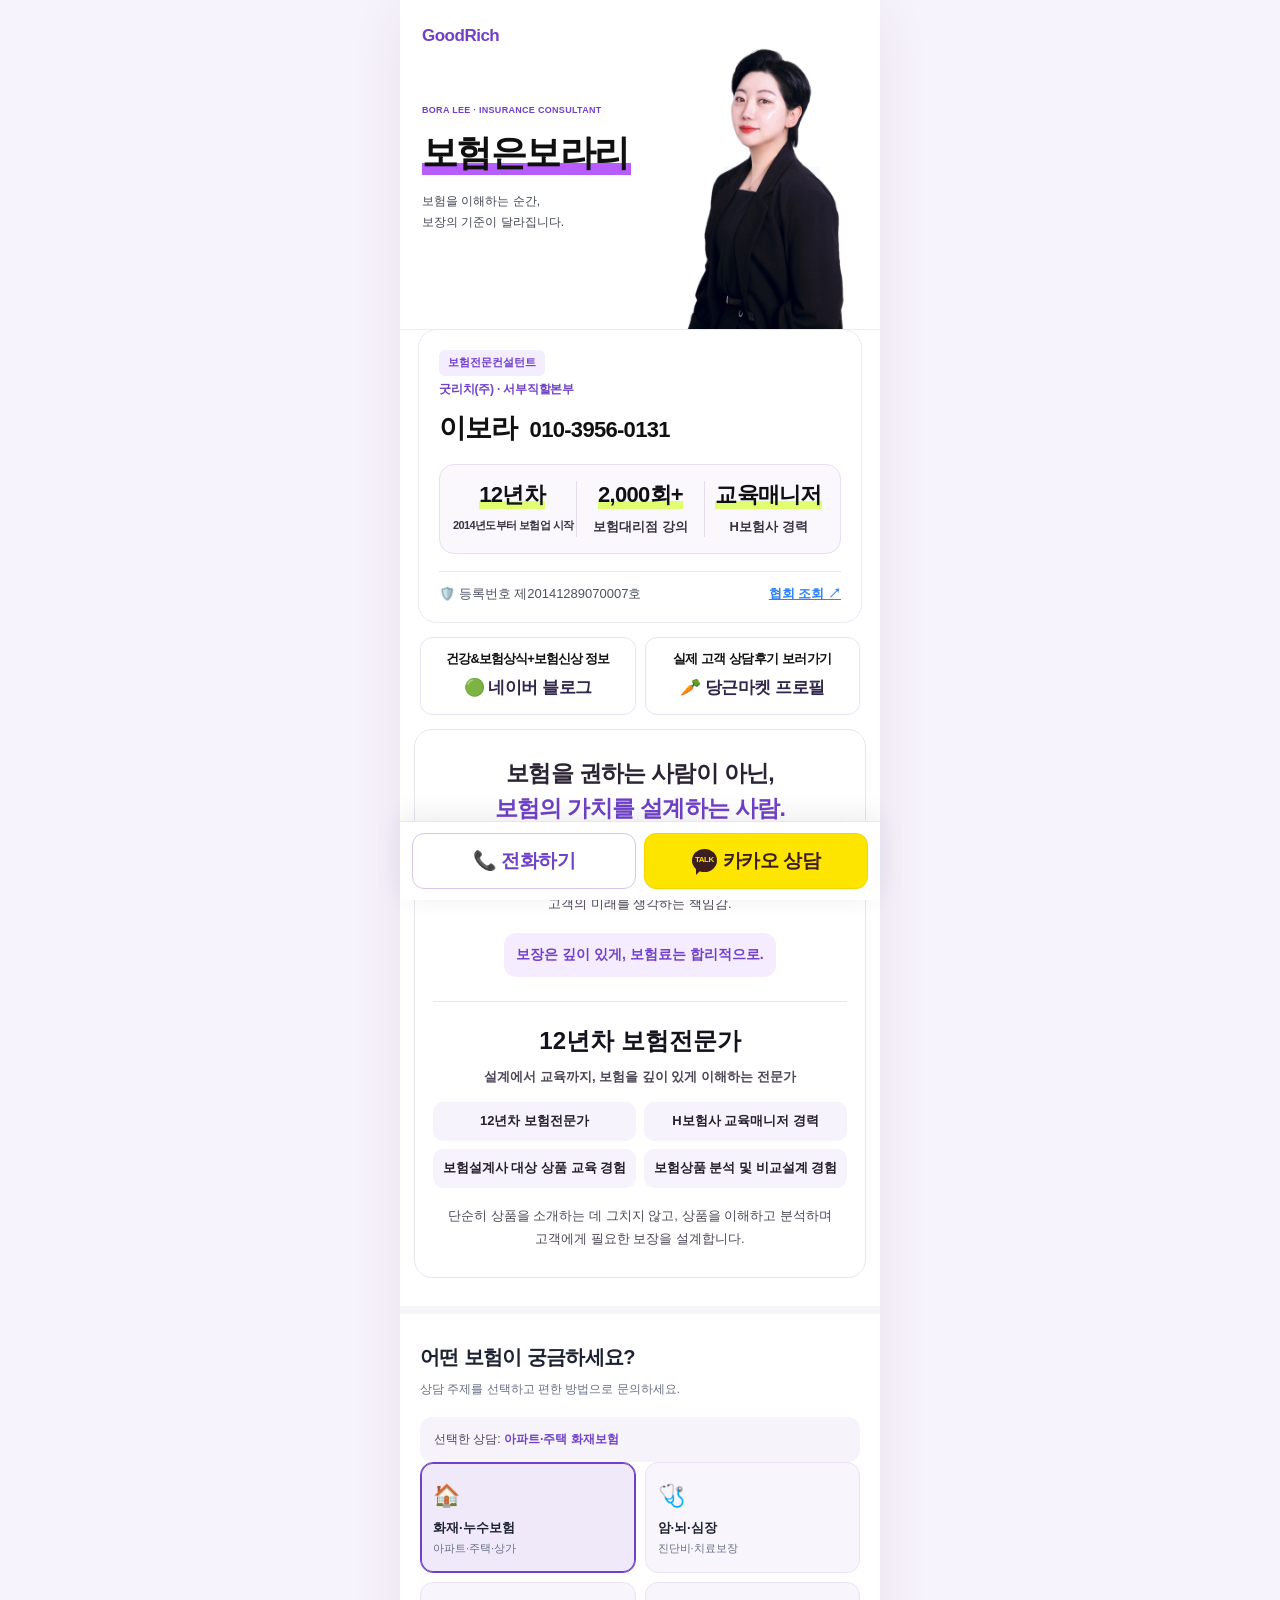
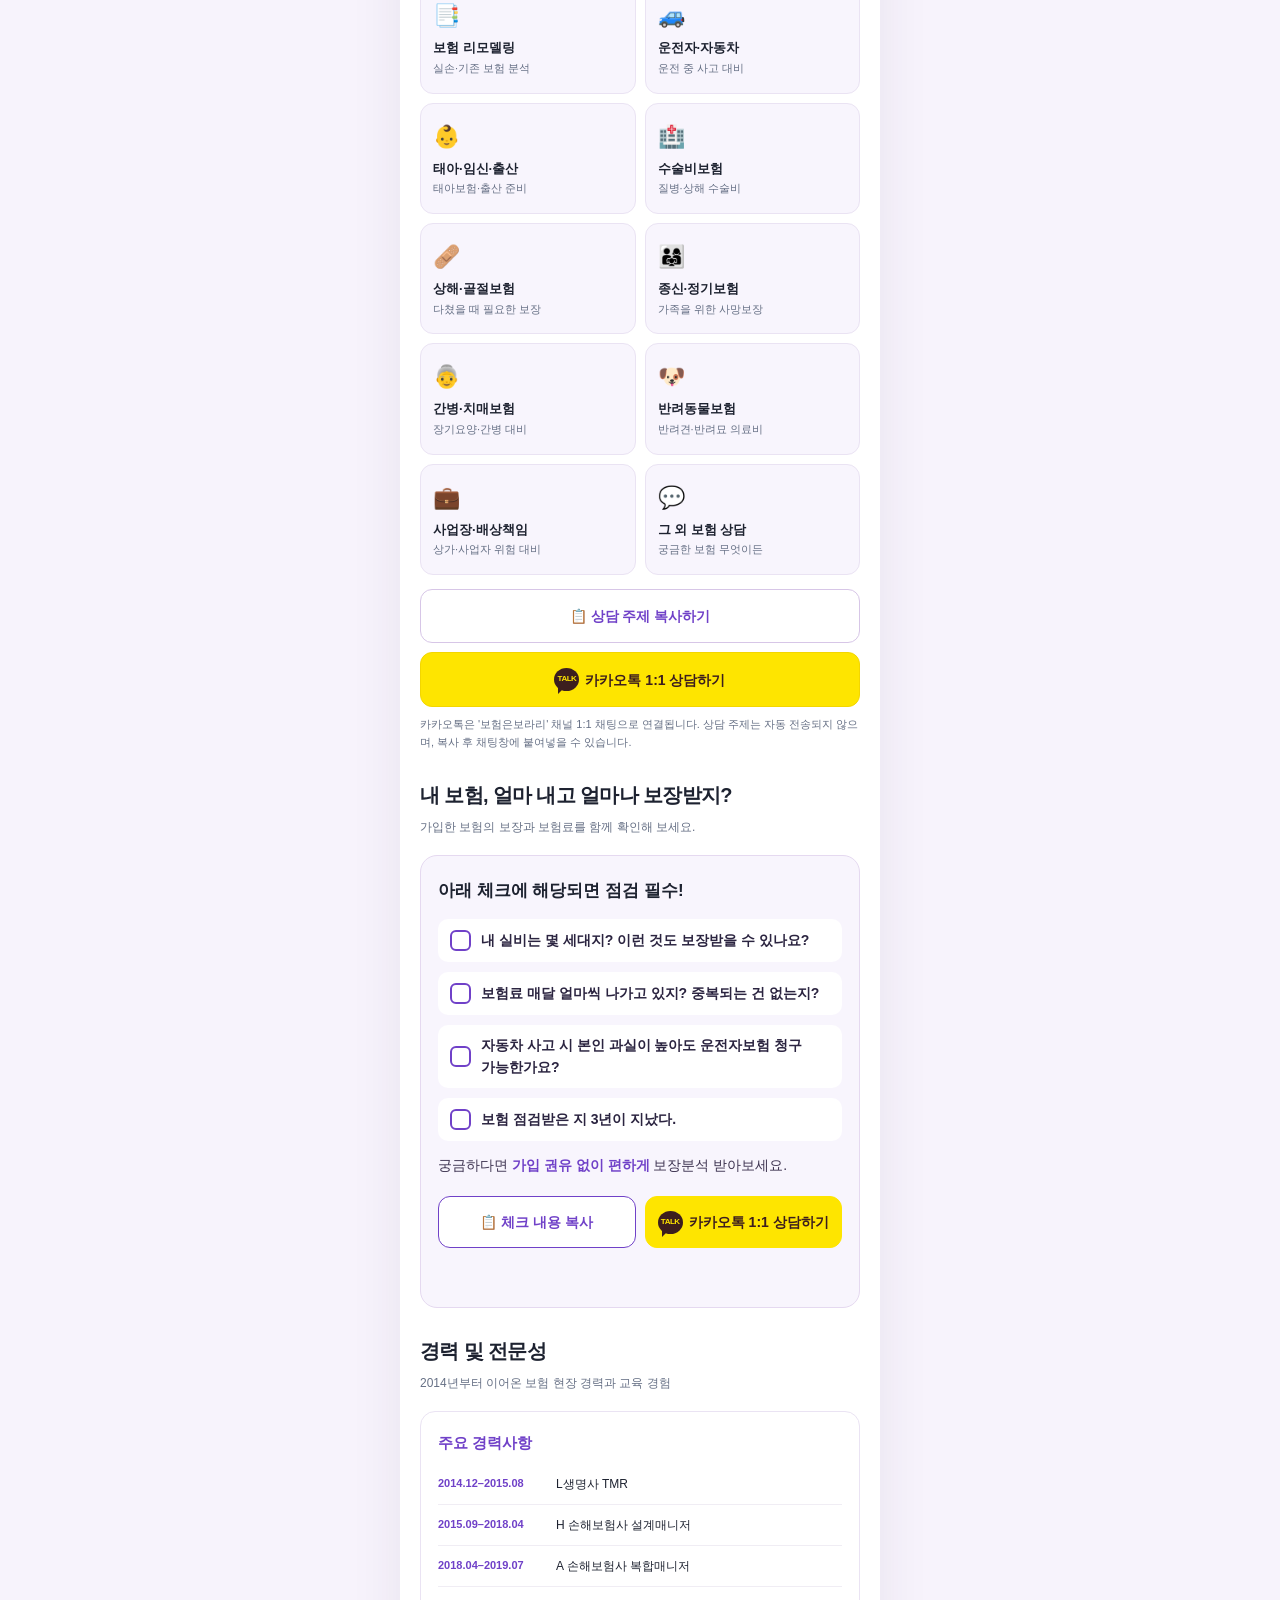
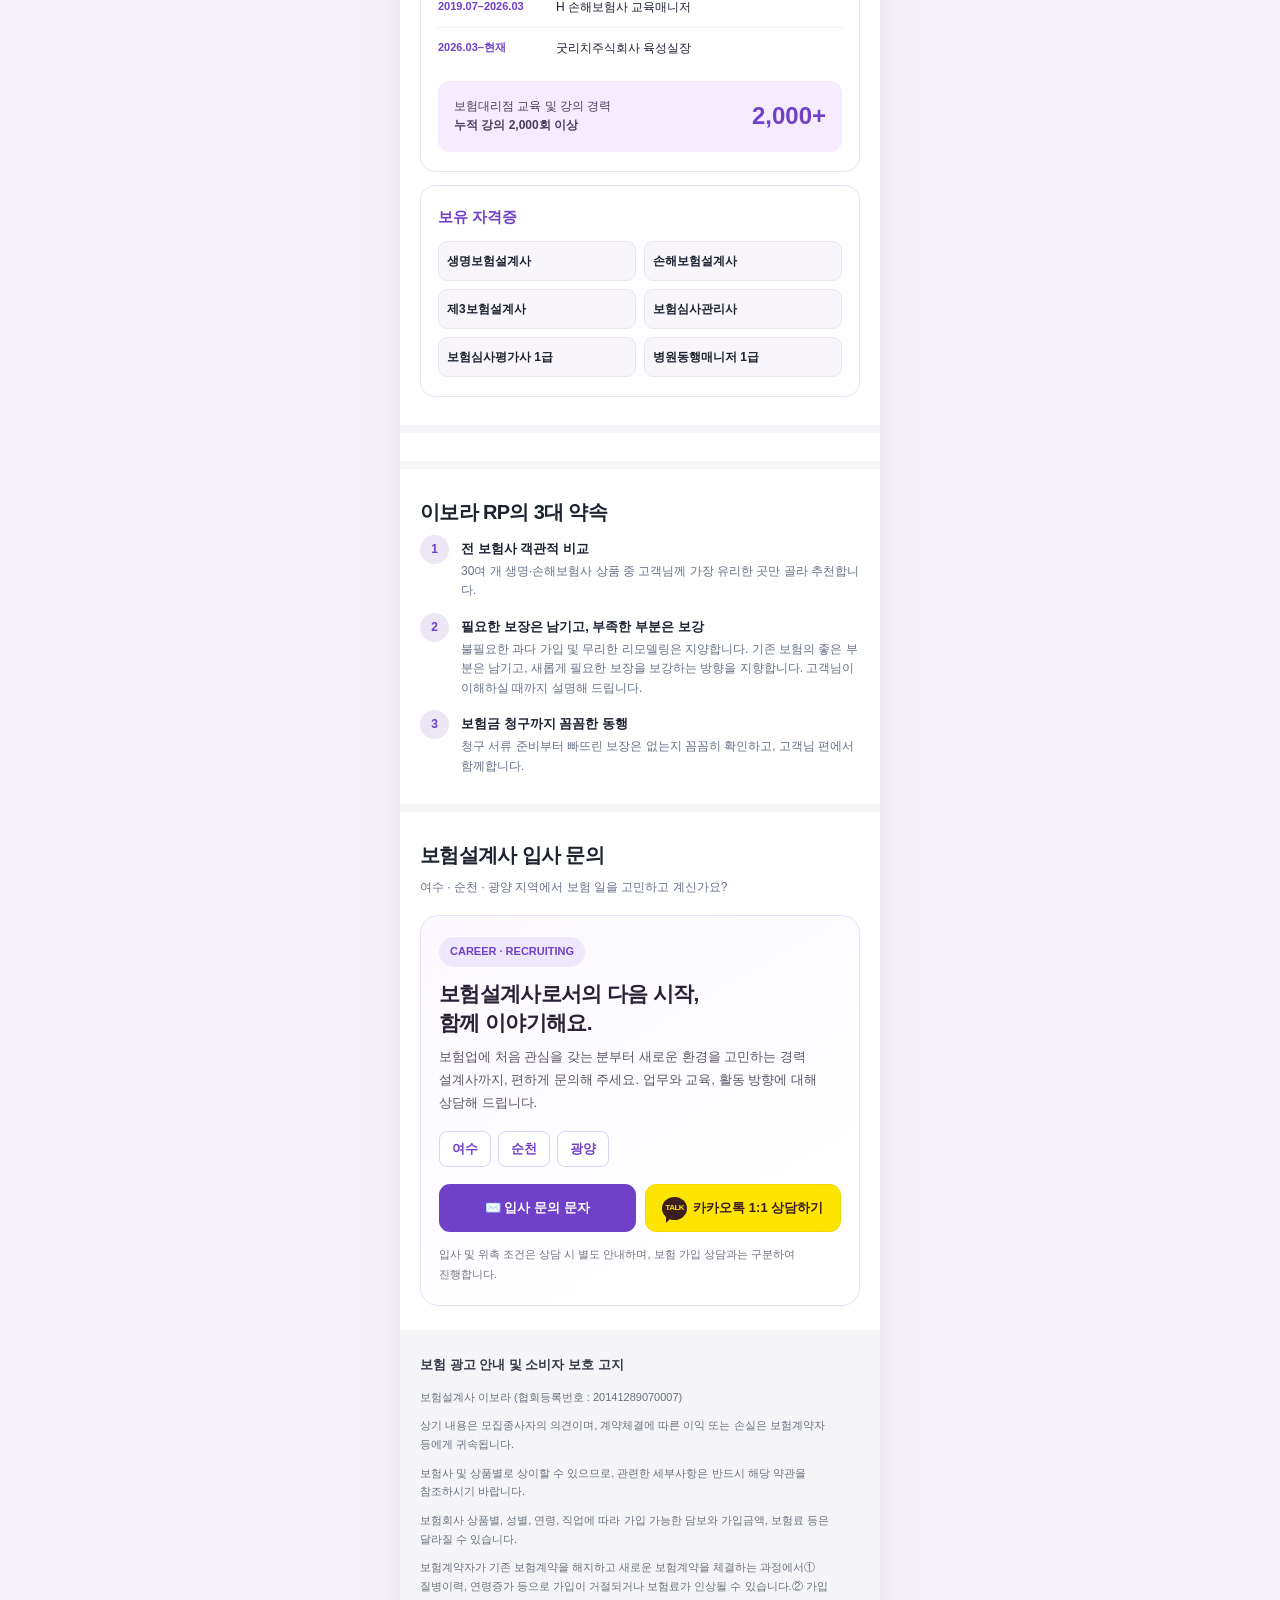
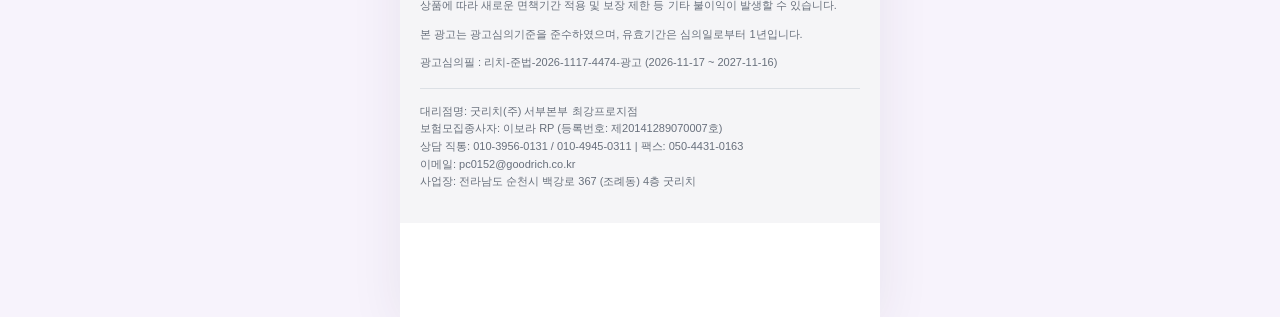
<file: index.html>
<!DOCTYPE html>

<html lang="ko"><head><meta charset="utf-8"/><meta content="width=device-width,initial-scale=1" name="viewport"/><meta content="#7041C8" name="theme-color"/><title>여수·순천·광양 보험전문가 이보라 | 굿리치 보험 컨설팅</title>
<meta name="description" content="여수·순천·광양 보험전문가 이보라 RP(굿리치 서부본부 최강프로지점, 등록번호 제20141289070007호). 12년 경력, 보장분석·실손·암·운전자·화재보험 1:1 상담."/>
<meta name="google-site-verification" content="bnwYG_JXcjpexG-ibHN7vNYxaIYFS2g9EgsDKVN2RVU" />
<meta name="naver-site-verification" content="0d261a7c6781c173e164abe48840419312546b64" />
<meta name="keywords" content="여수 보험설계사, 순천 보험설계사, 광양 보험설계사, 여수 순천 광양 보험전문가, 굿리치 이보라, 보장분석"/>
<meta property="og:type" content="website"/>
<meta property="og:title" content="여수·순천·광양 보험전문가 이보라 | 굿리치 보험 컨설팅"/>
<meta property="og:description" content="여수·순천·광양 지역 12년 경력 보험 리스크 플래너 이보라 RP. 카카오톡·전화 1:1 맞춤 보장분석 상담."/>
<link rel="canonical" href="https://nangfejange.github.io/"/>
<meta property="og:url" content="https://nangfejange.github.io/"/>
<meta property="og:image" content="https://nangfejange.github.io/og-image.jpg"/>
<meta property="og:image:secure_url" content="https://nangfejange.github.io/og-image.jpg"/>
<meta property="og:image:type" content="image/jpeg"/>
<meta property="og:image:width" content="1200"/>
<meta property="og:image:height" content="630"/>
<meta property="og:image:alt" content="여수·순천·광양 보험전문가 이보라 RP - 굿리치 보험 컨설팅"/>
<meta name="twitter:card" content="summary_large_image"/>
<meta name="twitter:image" content="https://nangfejange.github.io/og-image.jpg"/>
<meta name="twitter:title" content="여수·순천·광양 보험전문가 이보라 | 굿리치 보험 컨설팅"/>
<meta name="twitter:description" content="여수·순천·광양 지역 12년 경력 보험 리스크 플래너 이보라 RP. 카카오톡·전화 1:1 맞춤 보장분석 상담."/>
<script type="application/ld+json">
{
  "@context": "https://schema.org",
  "@type": "InsuranceAgency",
  "name": "이보라 | 굿리치 보험 컨설팅",
  "description": "여수·순천·광양 지역 12년 경력 보험 리스크 플래너(RP) 이보라. 보장분석, 암·실손·운전자·화재보험 1:1 맞춤 상담",
  "telephone": "+82-10-3956-0131",
  "email": "pc0152@goodrich.co.kr",
  "areaServed": ["여수시", "순천시", "광양시", "전라남도"],
  "address": {
    "@type": "PostalAddress",
    "streetAddress": "백강로 367 조례동 4층 굿리치",
    "addressLocality": "순천시",
    "addressRegion": "전라남도",
    "addressCountry": "KR"
  },
  "sameAs": ["https://blog.naver.com/boralee_insu_"]
}
</script><style>
:root{--purple:#5A2D82;--blue:#3182F6;--white:#fff;--ink:#1d2230;--muted:#667085;--line:#e8e5ed;--soft:#f8f6fb}*{box-sizing:border-box}html{scroll-behavior:smooth}body{margin:0;background:#eeeaf3;color:var(--ink);font-family:Pretendard,'Noto Sans KR',-apple-system,BlinkMacSystemFont,'Segoe UI',sans-serif;line-height:1.6}button,a{font:inherit}a{text-decoration:none;color:inherit}button{cursor:pointer}.shell{max-width:480px;margin:auto;background:var(--white);min-height:100vh;padding-bottom:94px;box-shadow:0 10px 50px #32224414}.top{background:var(--purple);color:white;padding:24px 24px 30px}.brand{display:flex;align-items:center;justify-content:space-between;gap:10px;font-size:12px}.brand strong{font-size:17px;letter-spacing:-.5px}.brand span{opacity:.85;text-align:right}.eyebrow{font-size:12px;letter-spacing:1.3px;font-weight:800;color:#d7c7ec;margin-top:35px}.hero h1{font-size:36px;line-height:1.25;letter-spacing:-1.7px;margin:9px 0 12px}.hero p{font-size:14px;opacity:.9;margin:0;word-break:keep-all}.profile{background:white;border-radius:19px;margin:-15px 18px 0;position:relative;padding:22px;border:1px solid var(--line);box-shadow:0 9px 25px #3a20500f}.tag{display:inline-block;color:var(--purple);background:#f0eaf7;border-radius:6px;padding:4px 9px;font-size:11px;font-weight:800}.profile h2{font-size:25px;letter-spacing:-1px;margin:9px 0 0}.profile small{display:block;color:var(--muted);font-size:12px;margin:3px 0 15px}.reg{border-top:1px solid var(--line);padding-top:12px;font-size:12px;color:#4b5361;display:flex;justify-content:space-between;gap:10px;align-items:center}.reg a{color:var(--blue);font-weight:800;text-decoration:underline;white-space:nowrap}.content{padding:27px 20px 0}.section-title{font-size:19px;letter-spacing:-.65px;margin:0 0 7px}.section-sub{color:var(--muted);font-size:12px;margin:0 0 18px}.consult-grid{display:grid;grid-template-columns:1fr 1fr;gap:9px}.consult{background:var(--soft);border:1.5px solid var(--line);border-radius:13px;padding:15px 12px;text-align:left;min-height:96px;color:var(--ink)}.consult[aria-pressed=true]{background:#f0e9f9;border-color:var(--purple);box-shadow:inset 0 0 0 1px var(--purple)}.consult .ico{font-size:22px;display:block;margin-bottom:6px}.consult strong{display:block;font-size:13px;line-height:1.35}.consult small{display:block;font-size:11px;color:var(--muted);margin-top:3px}.selected{margin-top:12px;border-radius:12px;background:#f6f3fa;padding:13px 14px;font-size:12px;color:#51435e}.selected b{color:var(--purple)}.actions{display:grid;gap:9px;margin-top:14px}.btn{display:flex;justify-content:center;align-items:center;gap:7px;border-radius:12px;padding:15px 12px;min-height:49px;font-size:14px;font-weight:800;text-align:center;border:1px solid transparent}.btn.primary{background:var(--purple);color:white}.btn.outline{background:white;color:var(--purple);border-color:#d7c6e7}.btn.blue{background:var(--blue);color:white}.twocol{display:grid;grid-template-columns:1fr 1fr;gap:9px}.note{font-size:11px;color:var(--muted);margin:9px 0 0}.divider{border-top:8px solid #f6f5f8;margin-top:28px}.service{display:grid;grid-template-columns:1fr 1fr;gap:10px}.service article{border:1px solid var(--line);border-radius:13px;padding:15px 13px}.service strong{display:block;font-size:13px}.service p{font-size:11px;color:var(--muted);margin:4px 0 0}.steps{display:grid;gap:12px}.step{display:flex;gap:12px}.number{background:#ede6f5;color:var(--purple);font-size:12px;font-weight:800;border-radius:50%;width:29px;height:29px;display:grid;place-items:center;flex-shrink:0}.step strong{font-size:13px}.step p{font-size:12px;color:var(--muted);margin:2px 0 0}.channels{display:grid;grid-template-columns:1fr 1fr;gap:9px}.channel{border:1px solid var(--line);border-radius:12px;padding:15px 11px;font-weight:800;font-size:12px}.channel small{display:block;color:var(--muted);font-weight:400;margin-top:3px}.form-panel{background:var(--soft);border:1px solid #e5d9f0;border-radius:17px;padding:21px 17px}.form-panel h3{font-size:17px;margin:0 0 7px}.form-panel p{font-size:12px;color:var(--muted);margin:0 0 14px}.legal{background:#f5f5f7;padding:25px 20px 32px;font-size:11px;color:#68707c}.legal h3{color:#343a46;font-size:13px;margin:0 0 12px}.legal p{margin:0 0 10px}.details{border-top:1px solid #dce0e5;margin-top:16px;padding-top:14px;overflow-wrap:anywhere}.sticky{position:fixed;bottom:0;left:50%;transform:translateX(-50%);max-width:480px;width:100%;display:grid;grid-template-columns:1fr 1fr;gap:9px;background:#fff;padding:11px 18px calc(11px + env(safe-area-inset-bottom));border-top:1px solid var(--line);box-shadow:0 -5px 25px #20162b15;z-index:3}.sticky a{font-size:13px;min-height:45px;padding:10px}button:focus-visible,a:focus-visible{outline:3px solid var(--blue);outline-offset:3px}@media(max-width:360px){.hero h1{font-size:31px}.profile{padding:18px}.content{padding-left:16px;padding-right:16px}}

.hero h1{font-size:clamp(29px,8vw,39px);white-space:nowrap;letter-spacing:-1.8px;word-break:keep-all}.hero{padding-bottom:4px}.profile h2{margin-bottom:15px}.career-card{background:#fff;border:1px solid var(--line);border-radius:15px;padding:19px 17px;margin-top:13px}.career-list{list-style:none;padding:0;margin:0}.career-list li{display:grid;grid-template-columns:108px 1fr;gap:10px;padding:11px 0;border-bottom:1px solid #f0edf4;font-size:12px;line-height:1.5}.career-list li:last-child{border-bottom:0}.career-date{font-weight:800;color:var(--purple);font-size:11px}.credential-grid{display:grid;grid-template-columns:1fr 1fr;gap:8px}.credential{background:#f8f6fb;border:1px solid #ece6f2;padding:10px 8px;border-radius:9px;font-size:12px;font-weight:700;line-height:1.5}.lecture-stat{display:flex;align-items:center;justify-content:space-between;background:#f2ebf9;border-radius:12px;padding:16px;margin:13px 0 0;gap:12px}.lecture-stat strong{font-size:24px;color:var(--purple);white-space:nowrap}.lecture-stat span{font-size:12px;color:#4b3b5c}.photo-note{font-size:11px;color:var(--muted);margin-top:9px}@media(max-width:360px){.career-list li{grid-template-columns:93px 1fr}.hero h1{font-size:29px}}

.legal .approval-pending{font-size:12px;font-weight:800;color:#5A2D82;background:#ebe4f4;border-radius:8px;padding:11px 12px;margin:12px 0}.legal p{word-break:keep-all;line-height:1.7}

/* V14: 검정 헤드라인 + 손으로 그은 듯한 로열 바이올렛 형광펜 */
.top{background:#FFFFFF;color:#181818;}
.hero h1{color:#181818;position:relative;display:table;isolation:isolate;font-weight:900;line-height:1.3;padding:0 3px 3px 0;}
.hero h1::after{content:"";position:absolute;z-index:-1;left:-1%;right:-2%;height:.31em;bottom:.16em;background:#B69AFF;opacity:.96;transform:rotate(-1.1deg);border-radius:45% 7px 35% 6px;clip-path:polygon(0 22%,5% 8%,22% 17%,45% 2%,65% 15%,86% 5%,100% 24%,99% 91%,77% 85%,53% 100%,31% 85%,9% 96%,0 78%);}
.hero p{color:#41404A;opacity:1;}
.eyebrow{color:#7041C8;}
.brand strong{color:#7041C8;}
/* V22: 상단 바로가기 버튼 */
.quick-channels{padding-top:14px!important;padding-bottom:14px!important;}
.quick-channels .channels{grid-template-columns:1fr 1fr;gap:10px;}
.quick-channels .channel{display:flex;flex-direction:column;justify-content:center;align-items:center;text-align:center;min-height:76px;padding:14px 7px;font-size:16px;font-weight:850;line-height:1.4;}
.quick-channels .channel small{font-size:12px;margin-top:5px;text-align:center;}

/* V26: 프로필 정보 가독성 및 강조 */
.profile h2{display:flex;flex-wrap:wrap;align-items:baseline;gap:7px 12px;font-size:clamp(24px,5.7vw,29px);line-height:1.3;margin:11px 0 6px;color:#101010}
.profile-phone{font-size:clamp(15px,3.8vw,19px);font-weight:800;letter-spacing:-.6px;color:#101010;white-space:nowrap}
.profile-org{font-size:14px;font-weight:750}
.profile .proof-strip{margin:18px 0 17px;padding:16px 8px;border:1px solid #e8def3;border-radius:15px;background:#faf8fd;display:grid;grid-template-columns:repeat(3,minmax(0,1fr));gap:0;text-align:center}
.profile .proof-strip>div{padding:0 5px;min-width:0}
.profile .proof-strip>div+div{border-left:1px solid #e5ddeb}
.profile .proof-strip strong{display:table;margin:0 auto 8px;font-size:clamp(17px,4.3vw,22px);font-weight:900;line-height:1.3;letter-spacing:-.7px;color:#101010;white-space:nowrap;position:relative;isolation:isolate}
.profile .proof-strip .marker-line:after{content:'';position:absolute;z-index:-1;left:0;right:0;bottom:.06em;height:.36em;background:#DFFF70;border-radius:0}
.profile .proof-strip small{display:block;font-size:clamp(11px,2.8vw,13px);font-weight:650;color:#393343;line-height:1.45;word-break:keep-all;margin:0}
.profile .reg{font-size:clamp(11px,2.9vw,13px)}
@media(max-width:370px){.profile .proof-strip{padding:14px 4px}.profile .proof-strip>div{padding:0 3px}.profile .proof-strip strong{font-size:16px}}

/* V27: 프로필 이름·전화번호 동등한 크기, 하단 상담 버튼 가독성 */
.profile h2{display:flex;align-items:baseline;flex-wrap:wrap;column-gap:12px;row-gap:2px;font-size:clamp(21px,5.3vw,27px);line-height:1.35;letter-spacing:-.8px}
.profile h2 .profile-phone{font-size:inherit;font-weight:inherit;letter-spacing:-.8px;line-height:inherit;white-space:nowrap}
.sticky{gap:8px;padding-left:12px;padding-right:12px}
.sticky a.btn{font-size:clamp(16px,4.2vw,19px);font-weight:900;min-height:56px;padding:12px 4px;gap:3px;letter-spacing:-.5px;white-space:nowrap}

/* V30: 채널 버튼 내부 텍스트 순서 변경 및 전화번호 터치 영역 */
.quick-channels .channel{display:flex;flex-direction:column;align-items:center;justify-content:center;text-align:center;gap:6px;min-height:83px;padding:12px 5px;line-height:1.35}
.quick-channels .channel-desc{font-size:clamp(10px,2.6vw,12px);font-weight:500;color:#636078;letter-spacing:-.5px;word-break:keep-all}
.quick-channels .channel-title{font-size:clamp(13px,3.5vw,16px);font-weight:850;color:#171327;white-space:nowrap;letter-spacing:-.6px}
.profile-phone{display:inline-flex;align-items:center;min-height:40px;text-decoration:none;cursor:pointer;touch-action:manipulation}

/* V31: 콘텐츠를 먼저 보여주는 채널 버튼 정보 위계 */
.quick-channels .channel{min-height:98px;padding:14px 8px;gap:8px;}
.quick-channels .channel-desc{font-size:clamp(14px,3.6vw,17px);font-weight:850;color:#171327;letter-spacing:-.65px;line-height:1.35;word-break:keep-all;overflow-wrap:anywhere;}
.quick-channels .channel-title{font-size:clamp(11px,2.9vw,13px);font-weight:600;color:#716A83;letter-spacing:-.35px;white-space:normal;line-height:1.35;}

/* V33: 링크 카드 위로 이동, 핵심 콘텐츠는 한 줄 검정, 채널명은 작은 회색 */
.quick-channels{padding-top:12px;padding-bottom:12px}
.quick-channels .channels{grid-template-columns:repeat(2,minmax(0,1fr));gap:9px}
.quick-channels .channel{min-width:0;min-height:78px;padding:12px 3px;gap:8px;display:flex;flex-direction:column;align-items:center;justify-content:center;text-align:center}
.quick-channels .channel-desc{display:block;width:100%;white-space:nowrap;word-break:keep-all;letter-spacing:-.9px;font-size:clamp(9px,2.5vw,13px);font-weight:850;color:#111111;line-height:1.3}
.quick-channels .channel-title{display:block;white-space:nowrap;font-size:clamp(11px,3vw,14px);font-weight:550;color:#777780;letter-spacing:-.5px;line-height:1.3}
/* V34: 첫 번째 경력 항목 설명을 한 줄로 유지 */
.proof-strip > div:first-child small{white-space:nowrap;font-size:clamp(8px,2.1vw,11px);letter-spacing:-.055em;}

/* V36: 프로필 오른쪽 빈 공간에 바로 상담 버튼 배치 */
.profile-topline{display:flex;align-items:center;justify-content:space-between;gap:8px;flex-wrap:wrap}
.profile-shortcuts{display:flex;align-items:center;gap:6px;margin-left:auto}
.profile-shortcuts a{display:inline-flex;align-items:center;justify-content:center;min-height:36px;padding:7px 10px;border-radius:10px;font-size:12px;font-weight:850;text-decoration:none;white-space:nowrap;letter-spacing:-.45px;transition:background .15s}
.profile-shortcuts a:first-child{background:#f4edff;border:1px solid #d9c5fa;color:#6333bc}
.profile-shortcuts a:last-child{background:#7041c8;border:1px solid #7041c8;color:#fff}
.profile-shortcuts a:focus-visible{outline:3px solid #3182f6;outline-offset:2px}
@media(max-width:375px){.profile-shortcuts a{font-size:11px;padding:6px 7px;min-height:34px}.profile-topline .tag{font-size:10px;padding:4px 6px}.profile-shortcuts{gap:4px}}

/* V37: KakaoTalk brand-color contact buttons */
a.kakao-yellow,.btn.primary.kakao-yellow,.sticky .kakao-yellow,.profile .kakao-yellow,.recruit-actions .kakao-yellow{background:#FEE500!important;color:#3C1E1E!important;border:1px solid #F3D600!important;box-shadow:none!important;font-weight:800!important;display:inline-flex;align-items:center;justify-content:center;gap:6px;text-decoration:none}
.kakao-talk-icon{display:inline-flex;align-items:center;justify-content:center;flex:0 0 auto;width:25px;height:23px;border-radius:50%;background:#3C1E1E;color:#FEE500;font-size:8px;font-weight:900;letter-spacing:-.5px;position:relative}
.kakao-talk-icon:after{content:"";position:absolute;bottom:-3px;left:4px;border-top:6px solid #3C1E1E;border-right:6px solid transparent}
.review-section{padding-top:22px;padding-bottom:24px}.review-heading{display:flex;justify-content:space-between;align-items:center;gap:12px;margin-bottom:14px}.review-heading .section-title{margin:0}.review-heading .section-sub{margin:5px 0 0}.review-add{background:#7041C8;color:white;border:0;border-radius:10px;padding:12px 14px;font-size:14px;font-weight:800;cursor:pointer;white-space:nowrap}.review-card{border:1px solid #e7dff4;border-radius:14px;background:white;padding:15px;margin:10px 0}.review-card-top{display:flex;justify-content:space-between;align-items:center;gap:8px}.review-name{font-weight:800;font-size:15px}.review-date{font-size:12px;color:#888}.review-stars{color:#FFB400;letter-spacing:1px;margin:7px 0}.review-content{font-size:14px;line-height:1.65;white-space:pre-wrap;overflow-wrap:anywhere}.review-delete{border:1px solid #e5ddeb;border-radius:7px;background:white;color:#8b667b;font-size:12px;padding:6px 8px;cursor:pointer}.review-editor{background:#f8f5fd;border-radius:14px;padding:14px;margin-top:12px}.review-editor[hidden]{display:none}.review-editor label{display:block;font-size:13px;font-weight:700;margin-bottom:10px}.review-editor input,.review-editor textarea{display:block;width:100%;box-sizing:border-box;border:1px solid #dcd2ec;border-radius:9px;padding:10px;font:inherit;margin-top:5px;background:white}.review-actions{display:flex;gap:8px}.review-actions button{border:1px solid #7041C8;border-radius:9px;background:#7041C8;color:white;padding:10px 16px;font-weight:700}.review-actions button+button{background:white;color:#7041C8}.review-footnote{font-size:11px;color:#888;line-height:1.5;margin-top:12px}.review-empty{color:#777;font-size:13px;padding:16px;border:1px dashed #dcd2ec;border-radius:12px}
@media(max-width:400px){.review-heading{align-items:flex-start}.review-add{font-size:12px;padding:10px}.kakao-talk-icon{width:22px;height:20px}}
</style><style>
.top{padding:20px 22px 28px;background:#5A2D82}.brand strong{font-size:16px}.brand span{font-size:11px}.eyebrow{margin-top:25px;color:#E5D9F1}.hero h1{font-size:clamp(31px,9vw,40px);white-space:nowrap;letter-spacing:-1.7px}.hero p{font-size:14px;font-weight:500;line-height:1.65}.portrait-wrap{margin:0;background:#f7f5fa;height:295px;overflow:hidden;display:flex;justify-content:center;align-items:flex-start}.portrait{display:block;width:100%;height:100%;object-fit:cover;object-position:center 22%}.profile{margin:-18px 18px 0;z-index:1;text-align:left;padding:20px 20px 17px}.profile h2{margin:7px 0 3px}.profile-intro{font-size:12px;color:#596070;margin:4px 0 17px;line-height:1.7;word-break:keep-all}.proof-strip{margin:14px 18px 0;display:grid;grid-template-columns:repeat(3,1fr);border:1px solid #e8e5ed;border-radius:14px;background:#fbf9fd;padding:14px 7px;text-align:center}.proof-strip>div{padding:0 3px}.proof-strip>div+div{border-left:1px solid #e8e5ed}.proof-strip strong{display:block;color:#5A2D82;font-size:14px;letter-spacing:-.4px}.proof-strip small{display:block;font-size:10px;color:#667085;margin-top:3px;word-break:keep-all}.section-title{font-size:20px}.legal{margin-top:24px}@media(max-width:380px){.portrait-wrap{height:260px}.proof-strip strong{font-size:12px}.proof-strip small{font-size:9px}}
</style><style>
:root{--purple:#7041C8;--soft:#FAF7FF;--line:#EDE5F7}
body{background:#F7F3FC}
.top{position:relative;min-height:326px;overflow:hidden;padding:22px 22px 0;background:#7041C8}
.brand{position:relative;z-index:3}
.hero{position:relative;z-index:2;width:61%;padding-top:55px;padding-bottom:45px}
.eyebrow{margin-top:0;font-size:10px;letter-spacing:.6px;color:#F3EAFE}
.hero h1{font-size:clamp(25px,6.7vw,34px);letter-spacing:-1.5px;margin-top:14px;white-space:nowrap}
.hero p{font-size:12px;line-height:1.65;max-width:190px;opacity:1;word-break:keep-all}
.portrait-wrap{position:absolute;z-index:1;right:-10px;bottom:0;width:59%;height:270px;background:transparent;display:flex;align-items:flex-end;justify-content:flex-end;overflow:hidden}
.portrait{width:100%;height:100%;object-fit:contain;object-position:bottom right;filter:none}
.profile{margin:-12px 18px 0}
.tag{background:#F4ECFF;color:#7041C8}
.proof-strip strong{color:#7041C8}
.lecture-stat{background:#F5EDFF}
.career-date{color:#7041C8}
@media(max-width:380px){.top{min-height:300px}.hero{padding-top:50px;width:64%}.portrait-wrap{height:248px;width:59%;right:-15px}.hero h1{font-size:26px}.hero p{font-size:11px}}

.profile-org{font-size:12px;font-weight:600;color:#7041C8;margin:3px 0 10px;letter-spacing:-.2px}
.profile h2{margin-bottom:0}
</style><style id="v8-white-hero">
/* White editorial hero: true half-width portrait, no floating photo panel */
.top{background:#FFFFFF!important;color:#20212A!important;min-height:330px!important;padding:22px 22px 0!important;border-bottom:1px solid #F0ECF6}
.brand{color:#7041C8!important}
.brand strong{font-size:17px!important}
.hero{width:51%!important;padding-top:64px!important;padding-bottom:50px!important;z-index:2}
.eyebrow{color:#7041C8!important;font-size:9px!important;letter-spacing:.3px!important;font-weight:800}
.hero h1{color:#7041C8!important;font-size:clamp(22px,5.8vw,29px)!important;letter-spacing:-1.4px!important;margin:12px 0 12px!important;white-space:nowrap}
.hero p{color:#424653!important;opacity:1!important;font-size:12px!important;line-height:1.75!important;max-width:175px!important}
.portrait-wrap{position:absolute!important;right:0!important;top:0!important;bottom:0!important;width:50%!important;height:100%!important;margin:0!important;border-radius:0!important;background:#FFFFFF!important;z-index:1!important;overflow:hidden!important;display:block!important}
.portrait{width:100%!important;height:100%!important;object-fit:cover!important;object-position:50% 27%!important;filter:none!important;display:block!important}
.profile{margin:-1px 18px 0!important;box-shadow:none!important;border-color:#EEE9F5!important}
@media(max-width:380px){.top{min-height:305px!important}.hero{padding-top:60px!important;width:51%!important}.hero h1{font-size:clamp(21px,6vw,25px)!important}.hero p{font-size:11px!important}}
</style><style>
:root{--purple:#7041C8;--soft:#F8F5FD;--line:#EAE3F3}
.top{background:#fff;color:#22202A}
.hero h1{font-size:clamp(35px,9.5vw,48px)!important;font-weight:900;letter-spacing:-2.4px;white-space:nowrap}
.hero p{color:#645B70;opacity:1}
.eyebrow{color:#7041C8}
.brand strong{color:#7041C8}
.brand-message{margin:0 20px 22px;padding:24px 20px;border-radius:16px;background:#F8F5FD;border:1px solid #EAE3F3;word-break:keep-all}
.brand-message .lead{font-size:22px;line-height:1.5;font-weight:850;letter-spacing:-.7px;color:#2A2333;margin:0 0 17px}
.brand-message .lead em{font-style:normal;color:#7041C8}
.brand-message p{font-size:13px;color:#4D4656;line-height:1.85;margin:0 0 13px}
.brand-message .closing{font-size:14px;font-weight:800;color:#7041C8;margin:0}
.consult{min-height:102px}
.consult:focus-visible{outline:3px solid #3182F6;outline-offset:2px}
@media(max-width:360px){.hero h1{font-size:34px!important;letter-spacing:-2px}.brand-message .lead{font-size:20px}}
</style><style>
/* V11: actual portrait cutout and readable insurance-check questions */
.top{background:#fff!important}
.portrait-wrap{background:transparent!important}
.portrait{object-fit:contain!important;object-position:bottom right!important}
.check-questions{list-style:none;padding:0;margin:15px 0 13px;text-align:left;display:grid;gap:10px}
.check-questions li{position:relative;padding:9px 8px 9px 34px;border-radius:10px;background:#fff;color:#2b2440;font-size:14px;font-weight:650;word-break:keep-all}
.check-questions li:before{content:'✓';position:absolute;left:10px;top:9px;color:#7041C8;font-weight:900}
.check-invite{margin:13px 0 18px!important;font-size:14px!important;color:#3e3451!important;line-height:1.7!important}
.check-invite strong{color:#7041C8}
</style><style id="recruit-v12">
.recruit-panel{border:1px solid #E9E0F6;background:linear-gradient(150deg,#FBF9FF,#fff);border-radius:18px;padding:21px 18px}
.recruit-label{display:inline-block;font-size:11px;font-weight:800;color:#7041C8;background:#EFE8FC;border-radius:20px;padding:6px 11px;margin-bottom:12px}
.recruit-panel h3{font-size:21px;line-height:1.4;letter-spacing:-.65px;margin:0 0 9px;color:#2A2037;word-break:keep-all}
.recruit-panel p{font-size:13px;line-height:1.75;color:#5B5365;margin:0 0 16px;word-break:keep-all}
.recruit-areas{display:flex;gap:7px;flex-wrap:wrap;margin:0 0 17px}
.recruit-areas span{background:white;border:1px solid #DED2F1;border-radius:8px;padding:7px 12px;color:#7041C8;font-weight:750;font-size:13px}
.recruit-actions{display:grid;grid-template-columns:1fr 1fr;gap:9px}
.recruit-actions a{min-height:48px;display:flex;align-items:center;justify-content:center;text-align:center;text-decoration:none;border-radius:11px;font-size:13px;font-weight:800;padding:10px 7px}
.recruit-actions .primary-link{background:#7041C8;color:white}
.recruit-actions .secondary-link{background:white;border:1px solid #7041C8;color:#7041C8}
.recruit-note{font-size:11px!important;color:#777080!important;margin:13px 0 0!important}
</style><style id="v15-straight-neon-marker">
/* Black headline with one straight fluorescent violet highlighter stroke. */
.hero h1{color:#101010!important;position:relative!important;display:inline-block!important;isolation:isolate!important;z-index:2!important;background:none!important;text-shadow:none!important;line-height:1.3!important;}
.hero h1::before{content:""!important;position:absolute!important;left:0!important;right:0!important;bottom:0.12em!important;height:0.34em!important;background:#B75CFF!important;border-radius:0!important;transform:none!important;clip-path:none!important;z-index:-1!important;opacity:1!important;}
</style><style id="v16-remove-handdrawn-marker">
/* Remove the older hand-drawn pale lavender stroke; keep only the straight neon violet highlight. */
.hero h1::after{content:none!important;display:none!important;background:none!important;}
.hero h1{color:#101010!important;}
</style><style>
/* V32: 채널명도 모바일에서 선명하게 확대 */
.quick-channels .channel-title{font-size:clamp(14px,3.6vw,17px);font-weight:800;color:#31264C;letter-spacing:-.45px;line-height:1.4;}
</style><style>
/* V38: interactive insurance checklist and two-column actions */
.check-questions li{padding:0!important;overflow:hidden}
.check-questions li::before{content:none!important;display:none!important}
.insurance-check-label{display:flex;align-items:center;gap:10px;min-height:43px;padding:10px 12px;cursor:pointer;line-height:1.55}
.insurance-check{appearance:none;-webkit-appearance:none;flex:0 0 21px;width:21px;height:21px;border:2px solid #7041C8;border-radius:6px;background:#fff;margin:0;display:grid;place-items:center;cursor:pointer}
.insurance-check:checked{background:#7041C8}
.insurance-check:checked::after{content:'✓';font-size:15px;font-weight:900;color:white;line-height:1}
.insurance-check:focus-visible{outline:3px solid #9b75ec;outline-offset:2px}
.insurance-check-label span{flex:1;min-width:0}
.insurance-check-actions{display:grid;grid-template-columns:1fr 1fr;gap:9px;align-items:stretch;margin-top:12px}
.insurance-check-actions .btn{display:flex;align-items:center;justify-content:center;text-align:center;min-width:0;width:100%;box-sizing:border-box;min-height:52px;padding:10px 7px!important;font-size:clamp(11px,2.9vw,14px)!important;line-height:1.35!important;font-weight:800;white-space:normal;cursor:pointer;border-radius:12px}
.insurance-check-actions .insurance-copy-btn{background:white;color:#7041C8;border:1.5px solid #7041C8}
.insurance-check-actions .kakao-yellow{background:#FEE500!important;color:#3C1E1E!important;border:1px solid #FEE500!important}
.insurance-copy-status{font-size:12px;color:#7041C8;min-height:17px;margin:7px 0 0!important}
@media(max-width:360px){.insurance-check-actions{gap:6px}.insurance-check-actions .btn{font-size:11px!important;padding:8px 4px!important}.insurance-check-actions .kakao-talk-icon{width:18px;height:17px;font-size:7px}}
</style><style>
/* V39: insurance philosophy and expertise */
.experience-highlight{margin:14px 14px 18px;padding:22px 20px;border:1px solid #e8dafa;border-radius:18px;background:#fff;box-sizing:border-box}
.experience-highlight h2{margin:0 0 8px;font-size:24px;line-height:1.35;color:#15111d;font-weight:900}
.experience-tag{font-weight:800;color:#7041c8;font-size:16px;line-height:1.55;margin:0 0 16px}
.experience-points{display:grid;grid-template-columns:1fr 1fr;gap:9px}
.experience-points span{background:#f7f3fc;border-radius:10px;padding:11px 10px;color:#25202c;font-size:13px;font-weight:700;line-height:1.45}
.experience-foot{margin:15px 0 0;font-size:14px;line-height:1.7;color:#4c4655}
@media(max-width:380px){.experience-points{grid-template-columns:1fr}.experience-highlight{padding:18px 16px}}
</style><style>
/* V40: centered, unified white brand philosophy and career panel */
.brand-message{background:#fff!important;border:1px solid #EAE3F3!important;text-align:center!important;margin:0 14px 22px!important;padding:26px 18px!important;border-radius:18px!important}
.brand-message .lead,.brand-message p{text-align:center!important}
.brand-message .lead{font-size:clamp(19px,5vw,23px)!important;line-height:1.55!important}
.brand-message .closing{display:inline-block!important;margin:4px auto 0!important;background:#F5ECFF!important;padding:9px 12px!important;border-radius:12px!important}
.brand-message .experience-highlight{margin:24px 0 0!important;padding:23px 0 0!important;border:0!important;border-top:1px solid #EAE3F3!important;border-radius:0!important;background:transparent!important;text-align:center!important}
.brand-message .experience-highlight h2,.brand-message .experience-tag,.brand-message .experience-foot{text-align:center!important}
.brand-message .experience-points{grid-template-columns:1fr 1fr!important;gap:8px!important}
.brand-message .experience-points span{text-align:center!important;font-size:clamp(11px,2.9vw,13px)!important;padding:10px 5px!important;word-break:keep-all!important}
.brand-message .experience-foot{font-size:13px!important;line-height:1.75!important;margin:17px 0 0!important}
.quick-channels .channel{text-align:center!important;align-items:center!important}
.quick-channels .channel-desc{text-align:center!important}
.quick-channels .channel-title{text-align:center!important}
.quick-channels a.channel[href*="daangn"] .channel-desc{font-size:clamp(10px,2.8vw,13px)!important;letter-spacing:-.5px!important}
</style><style id="v44-profile-contact-layout">
/* V44: 소속은 직함 바로 아래, 전화 버튼은 연락처 옆에 배치 */
.profile .profile-topline{display:block}
.profile .profile-identity{display:flex;flex-direction:column;align-items:flex-start;gap:5px}
.profile .profile-identity .profile-org{margin:0;font-size:12px;font-weight:650;line-height:1.45}
.profile h2{display:block;margin:12px 0 2px!important}
.profile .profile-contact-row{display:flex;align-items:center;gap:9px;flex-wrap:wrap;margin-bottom:13px;min-width:0}
.profile .profile-contact-row .profile-phone{font-size:clamp(19px,5.1vw,24px);font-weight:850;color:#101010;line-height:1.35;min-height:35px;white-space:nowrap}
.profile .profile-call-btn{display:inline-flex;align-items:center;justify-content:center;min-height:35px;padding:6px 11px;background:#f4edff;border:1px solid #d9c5fa;color:#6333bc;border-radius:9px;font-size:12px;font-weight:850;white-space:nowrap}
@media(max-width:360px){.profile .profile-contact-row{gap:6px}.profile .profile-contact-row .profile-phone{font-size:18px}.profile .profile-call-btn{font-size:11px;padding:6px 8px}}
</style><style id="v45-profile-name-inline">
/* V45: 이름과 연락처 한 줄 정렬; 전화하기 버튼만 제거 */
.profile .profile-name-contact{display:flex;align-items:baseline;flex-wrap:wrap;column-gap:12px;row-gap:0;margin:12px 0 13px;min-width:0}
.profile .profile-name-contact h2{display:block;margin:0!important;font-size:clamp(21px,5.3vw,27px);flex-shrink:0}
.profile .profile-name-contact .profile-phone{font-size:clamp(17px,4.3vw,22px);font-weight:800;letter-spacing:-.7px;line-height:1.4;min-height:0;white-space:nowrap;color:#101010}
@media(max-width:360px){.profile .profile-name-contact{column-gap:8px}.profile .profile-name-contact .profile-phone{font-size:16px}}
</style><style id="v48-fold-hero-safe-layout">
/* V48: large-screen Fold and narrow phones: keep headline clear of portrait. */
.top .hero h1{font-size:clamp(27px,7.3vw,36px)!important;letter-spacing:-1.6px!important;max-width:calc(100vw - 44px)}
@media (min-width:420px){.top .hero{padding-top:54px!important}}
@media (max-width:380px){.top .hero h1{font-size:clamp(26px,7.5vw,29px)!important}}
</style></head><body><main class="shell"><header class="top"><div class="brand"><strong>GoodRich</strong></div><div class="hero"><div class="eyebrow">BORA LEE · INSURANCE CONSULTANT</div><h1>보험은보라리</h1><p>보험을 이해하는 순간,<br/>보장의 기준이 달라집니다.</p></div><div class="portrait-wrap"><img alt="이보라 RP 프로필 사진" class="portrait" src="[data-uri]"/></div></header><section aria-label="설계사 정보" class="profile"><div class="profile-topline"><div class="profile-identity"><span class="tag">보험전문컨설턴트</span><div class="profile-org">굿리치(주) · 서부직할본부</div></div></div><div class="profile-name-contact"><h2>이보라</h2><a class="profile-phone" href="tel:01039560131">010-3956-0131</a></div><div class="proof-strip"><div><strong class="marker-line">12년차</strong><small>2014년도부터 보험업 시작</small></div><div><strong class="marker-line">2,000회+</strong><small>보험대리점 강의</small></div><div><strong class="marker-line">교육매니저</strong><small>H보험사 경력</small></div></div><div class="reg"><span>🛡️ 등록번호 제20141289070007호</span><a href="https://www.e-cleanins.or.kr" rel="noopener noreferrer" target="_blank">협회 조회 ↗</a></div></section>
<section class="content quick-channels"><div class="channels"><a class="channel" href="https://blog.naver.com/boralee_insu_/224428427399" rel="noopener noreferrer" target="_blank"><span class="channel-desc">건강&amp;보험상식+보험신상 정보</span><strong class="channel-title">🟢 네이버 블로그</strong></a><a class="channel" href="https://www.daangn.com/kr/local-profile/3a3pqp6upvsa/?referrer=share" rel="noopener noreferrer" target="_blank"><span class="channel-desc">실제 고객 상담후기 보러가기</span><strong class="channel-title">🥕 당근마켓 프로필</strong></a></div></section><section aria-label="보험은보라리 상담 철학 및 12년 경력" class="brand-message"><h2 class="lead">보험을 권하는 사람이 아닌,<br/><em>보험의 가치를 설계하는 사람.</em></h2><p>12년의 경험으로 쌓아온 전문성,<br/>원칙을 지키는 설계,<br/>고객의 미래를 생각하는 책임감.</p><p class="closing">보장은 깊이 있게, 보험료는 합리적으로.</p><section aria-label="보험 설계 및 교육 경력" class="content experience-highlight"><h2>12년차 보험전문가</h2><p class="experience-tag">설계에서 교육까지, 보험을 깊이 있게 이해하는 전문가</p><div class="experience-points"><span>12년차 보험전문가</span><span>H보험사 교육매니저 경력</span><span>보험설계사 대상 상품 교육 경험</span><span>보험상품 분석 및 비교설계 경험</span></div><p class="experience-foot">단순히 상품을 소개하는 데 그치지 않고, 상품을 이해하고 분석하며 고객에게 필요한 보장을 설계합니다.</p></section></section>

<div class="divider"></div><section class="content" id="consult"><h2 class="section-title">어떤 보험이 궁금하세요?</h2><p class="section-sub">상담 주제를 선택하고 편한 방법으로 문의하세요.</p><div aria-live="polite" class="selected" role="status">선택한 상담: <b id="topic">화재·누수보험</b></div><div aria-label="상담 분야" class="consult-grid" role="group"><button aria-pressed="true" class="consult" data-topic="화재·누수보험" type="button"><span class="ico">🏠</span><strong>화재·누수보험</strong><small>아파트·주택·상가</small></button><button aria-pressed="false" class="consult" data-topic="암·뇌·심장 질병보험" type="button"><span class="ico">🩺</span><strong>암·뇌·심장</strong><small>진단비·치료보장</small></button><button aria-pressed="false" class="consult" data-topic="보험 리모델링 및 보장분석" type="button"><span class="ico">📑</span><strong>보험 리모델링</strong><small>실손·기존 보험 분석</small></button><button aria-pressed="false" class="consult" data-topic="운전자·자동차보험" type="button"><span class="ico">🚙</span><strong>운전자·자동차</strong><small>운전 중 사고 대비</small></button><button aria-pressed="false" class="consult" data-topic="태아·임신·출산보험" type="button"><span class="ico">👶</span><strong>태아·임신·출산</strong><small>태아보험·출산 준비</small></button><button aria-pressed="false" class="consult" data-topic="수술비보험" type="button"><span class="ico">🏥</span><strong>수술비보험</strong><small>질병·상해 수술비</small></button><button aria-pressed="false" class="consult" data-topic="상해·골절보험" type="button"><span class="ico">🩹</span><strong>상해·골절보험</strong><small>다쳤을 때 필요한 보장</small></button><button aria-pressed="false" class="consult" data-topic="종신·정기보험" type="button"><span class="ico">👨‍👩‍👧</span><strong>종신·정기보험</strong><small>가족을 위한 사망보장</small></button><button aria-pressed="false" class="consult" data-topic="간병·치매·장기요양보험" type="button"><span class="ico">👵</span><strong>간병·치매보험</strong><small>장기요양·간병 대비</small></button><button aria-pressed="false" class="consult" data-topic="반려동물보험" type="button"><span class="ico">🐶</span><strong>반려동물보험</strong><small>반려견·반려묘 의료비</small></button><button aria-pressed="false" class="consult" data-topic="사업장·배상책임보험" type="button"><span class="ico">💼</span><strong>사업장·배상책임</strong><small>상가·사업자 위험 대비</small></button><button aria-pressed="false" class="consult" data-topic="기타 보험 상담" type="button"><span class="ico">💬</span><strong>그 외 보험 상담</strong><small>궁금한 보험 무엇이든</small></button></div><div class="actions"><button class="btn outline" id="copy" type="button">📋 상담 주제 복사하기</button><a class="btn primary kakao-yellow" href="https://pf.kakao.com/_RDtvX/chat" rel="noopener noreferrer" target="_blank"><span aria-hidden="true" class="kakao-talk-icon">TALK</span> 카카오톡 1:1 상담하기</a></div><p class="note">카카오톡은 '보험은보라리' 채널 1:1 채팅으로 연결됩니다. 상담 주제는 자동 전송되지 않으며, 복사 후 채팅창에 붙여넣을 수 있습니다.</p></section><section class="content"><h2 class="section-title">내 보험, 얼마 내고 얼마나 보장받지?</h2><p class="section-sub">가입한 보험의 보장과 보험료를 함께 확인해 보세요.</p><div class="form-panel"><h3>아래 체크에 해당되면 점검 필수!</h3><p><ul class="check-questions"><li><label class="insurance-check-label"><input aria-label="내 실비는 몇 세대지? 이런 것도 보장받을 수 있나요?" class="insurance-check" type="checkbox" value="내 실비는 몇 세대지? 이런 것도 보장받을 수 있나요?"/><span>내 실비는 몇 세대지? 이런 것도 보장받을 수 있나요?</span></label></li><li><label class="insurance-check-label"><input aria-label="보험료 매달 얼마씩 나가고 있지? 중복되는 건 없는지?" class="insurance-check" type="checkbox" value="보험료 매달 얼마씩 나가고 있지? 중복되는 건 없는지?"/><span>보험료 매달 얼마씩 나가고 있지? 중복되는 건 없는지?</span></label></li><li><label class="insurance-check-label"><input aria-label="자동차 사고 시 본인 과실이 높아도 운전자보험 청구 가능한가요?" class="insurance-check" type="checkbox" value="자동차 사고 시 본인 과실이 높아도 운전자보험 청구 가능한가요?"/><span>자동차 사고 시 본인 과실이 높아도 운전자보험 청구 가능한가요?</span></label></li><li><label class="insurance-check-label"><input aria-label="보험 점검받은 지 3년이 지났다." class="insurance-check" type="checkbox" value="보험 점검받은 지 3년이 지났다."/><span>보험 점검받은 지 3년이 지났다.</span></label></li></ul><p class="check-invite">궁금하다면 <strong>가입 권유 없이 편하게</strong> 보장분석 받아보세요.</p><div class="insurance-check-actions"><button class="btn outline insurance-copy-btn" id="insurance-check-copy" type="button">📋 체크 내용 복사</button><a class="btn blue kakao-yellow" href="https://pf.kakao.com/_RDtvX/chat" rel="noopener noreferrer" target="_blank"><span aria-hidden="true" class="kakao-talk-icon">TALK</span> 카카오톡 1:1 상담하기</a></div><p aria-live="polite" class="insurance-copy-status" id="insurance-copy-status" role="status"></p></p></div></section><section class="content" id="experience"><h2 class="section-title">경력 및 전문성</h2><p class="section-sub">2014년부터 이어온 보험 현장 경력과 교육 경험</p><div class="career-card"><h3 style="font-size:15px;margin:0 0 9px;color:#7041C8">주요 경력사항</h3><ol class="career-list"><li><span class="career-date">2014.12–2015.08</span><span>L생명사 TMR</span></li><li><span class="career-date">2015.09–2018.04</span><span>H 손해보험사 설계매니저</span></li><li><span class="career-date">2018.04–2019.07</span><span>A 손해보험사 복합매니저</span></li><li><span class="career-date">2019.07–2026.03</span><span>H 손해보험사 교육매니저</span></li><li><span class="career-date">2026.03–현재</span><span>굿리치주식회사 육성실장</span></li></ol><div class="lecture-stat"><span>보험대리점 교육 및 강의 경력<br/><b>누적 강의 2,000회 이상</b></span><strong>2,000+</strong></div></div><div class="career-card"><h3 style="font-size:15px;margin:0 0 12px;color:#7041C8">보유 자격증</h3><div class="credential-grid"><div class="credential">생명보험설계사</div><div class="credential">손해보험설계사</div><div class="credential">제3보험설계사</div><div class="credential">보험심사관리사</div><div class="credential">보험심사평가사 1급</div><div class="credential">병원동행매니저 1급</div></div></div></section>
<div class="divider"></div>
<div class="divider"></div><section class="content"><h2 class="section-title">이보라 RP의 3대 약속</h2><div class="steps"><div class="step"><span class="number">1</span><div><strong>전 보험사 객관적 비교</strong><p>30여 개 생명·손해보험사 상품 중 고객님께 가장 유리한 곳만 골라 추천합니다.</p></div></div><div class="step"><span class="number">2</span><div><strong>필요한 보장은 남기고, 부족한 부분은 보강</strong><p>불필요한 과다 가입 및 무리한 리모델링은 지양합니다. 기존 보험의 좋은 부분은 남기고, 새롭게 필요한 보장을 보강하는 방향을 지향합니다. 고객님이 이해하실 때까지 설명해 드립니다.</p></div></div><div class="step"><span class="number">3</span><div><strong>보험금 청구까지 꼼꼼한 동행</strong><p>청구 서류 준비부터 빠뜨린 보장은 없는지 꼼꼼히 확인하고, 고객님 편에서 함께합니다.</p></div></div></div></section>
<div class="divider"></div>
<section class="content" id="recruit"><h2 class="section-title">보험설계사 입사 문의</h2><p class="section-sub">여수 · 순천 · 광양 지역에서 보험 일을 고민하고 계신가요?</p><div class="recruit-panel"><span class="recruit-label">CAREER · RECRUITING</span><h3>보험설계사로서의 다음 시작,<br/>함께 이야기해요.</h3><p>보험업에 처음 관심을 갖는 분부터 새로운 환경을 고민하는 경력 설계사까지, 편하게 문의해 주세요. 업무와 교육, 활동 방향에 대해 상담해 드립니다.</p><div class="recruit-areas"><span>여수</span><span>순천</span><span>광양</span></div><div class="recruit-actions"><a class="primary-link" href="sms:01039560131?body=%EC%95%88%EB%85%95%ED%95%98%EC%84%B8%EC%9A%94.%20%EC%97%AC%EC%88%98%C2%B7%EC%88%9C%EC%B2%9C%C2%B7%EA%B4%91%EC%96%91%20%EB%B3%B4%ED%97%98%EC%84%A4%EA%B3%84%EC%82%AC%20%EC%9E%85%EC%82%AC%20%EB%AC%B8%EC%9D%98%EB%93%9C%EB%A6%BD%EB%8B%88%EB%8B%A4.%0A%EC%A7%80%EC%97%AD%3A%20%0A%EA%B2%BD%EB%A0%A5%20%EC%97%AC%EB%B6%80%3A%20%0A%EC%9D%B4%EB%A6%84%3A%20">✉️ 입사 문의 문자</a><a class="secondary-link kakao-yellow" href="https://pf.kakao.com/_RDtvX/chat" rel="noopener noreferrer" target="_blank"><span aria-hidden="true" class="kakao-talk-icon">TALK</span> 카카오톡 1:1 상담하기</a></div><p class="recruit-note">입사 및 위촉 조건은 상담 시 별도 안내하며, 보험 가입 상담과는 구분하여 진행합니다.</p></div></section><footer class="legal"><h3>보험 광고 안내 및 소비자 보호 고지</h3><p>보험설계사 이보라 (협회등록번호 : 20141289070007)</p><p>상기 내용은 모집종사자의 의견이며, 계약체결에 따른 이익 또는 손실은 보험계약자 등에게 귀속됩니다.</p><p>보험사 및 상품별로 상이할 수 있으므로, 관련한 세부사항은 반드시 해당 약관을 참조하시기 바랍니다.</p><p>보험회사 상품별, 성별, 연령, 직업에 따라 가입 가능한 담보와 가입금액, 보험료 등은 달라질 수 있습니다.</p><p>보험계약자가 기존 보험계약을 해지하고 새로운 보험계약을 체결하는 과정에서① 질병이력, 연령증가 등으로 가입이 거절되거나 보험료가 인상될 수 있습니다.② 가입 상품에 따라 새로운 면책기간 적용 및 보장 제한 등 기타 불이익이 발생할 수 있습니다.</p><p>본 광고는 광고심의기준을 준수하였으며, 유효기간은 심의일로부터 1년입니다.</p><p>광고심의필 : 리치-준법-2026-1117-4474-광고 (2026-11-17 ~ 2027-11-16)</p><div class="details">대리점명: 굿리치(주) 서부본부 최강프로지점<br/>보험모집종사자: 이보라 RP (등록번호: 제20141289070007호)<br/>상담 직통: 010-3956-0131 / 010-4945-0311 | 팩스: 050-4431-0163<br/>이메일: pc0152@goodrich.co.kr<br/>사업장: 전라남도 순천시 백강로 367 (조례동) 4층 굿리치</div></footer></main><nav aria-label="빠른 상담" class="sticky"><a class="btn outline" href="tel:01039560131">📞 전화하기</a><a class="btn primary kakao-yellow" href="https://pf.kakao.com/_RDtvX/chat" rel="noopener noreferrer" target="_blank"><span aria-hidden="true" class="kakao-talk-icon">TALK</span> 카카오 상담</a></nav><script>
(()=>{const topics=document.querySelectorAll('[data-topic]');const label=document.querySelector('#topic');const sms=document.querySelector('#sms');const copy=document.querySelector('#copy');let selected='아파트·주택 화재보험';function update(){label.textContent=selected;sms.href='sms:01039560131?body='+encodeURIComponent('안녕하세요, 이보라 RP님. '+selected+' 상담 문의드립니다.')}topics.forEach(b=>b.addEventListener('click',()=>{selected=b.dataset.topic;topics.forEach(x=>x.setAttribute('aria-pressed',String(x===b)));update()}));copy.addEventListener('click',async()=>{const value='안녕하세요, 이보라 RP님. '+selected+' 상담 문의드립니다.';try{await navigator.clipboard.writeText(value);copy.textContent='✓ 상담 문구 복사 완료';setTimeout(()=>copy.textContent='📋 상담 주제 복사하기',2200)}catch(e){window.prompt('아래 내용을 복사해 주세요',value)}});update()})();
</script><script>
(()=>{const btn=document.getElementById('insurance-check-copy');const status=document.getElementById('insurance-copy-status');if(!btn)return;btn.addEventListener('click',async()=>{const chosen=Array.from(document.querySelectorAll('.insurance-check:checked')).map(el=>el.value);if(!chosen.length){status.textContent='복사할 항목을 먼저 체크해 주세요.';return;}const message='보험 점검 상담 요청\n'+chosen.map((x,i)=>(i+1)+'. '+x).join('\n');try{if(navigator.clipboard&&window.isSecureContext){await navigator.clipboard.writeText(message);}else{const ta=document.createElement('textarea');ta.value=message;ta.style.position='fixed';ta.style.left='-9999px';document.body.appendChild(ta);ta.select();const ok=document.execCommand('copy');ta.remove();if(!ok)throw Error('copy unavailable');}status.textContent=chosen.length+'개 항목을 복사했어요. 카카오톡 상담창에 붙여넣어 주세요.';}catch(e){status.textContent='복사할 수 없는 환경이에요. 보안 연결(https)에서 다시 시도해 주세요.';}});})();
</script></body></html>
</file>
